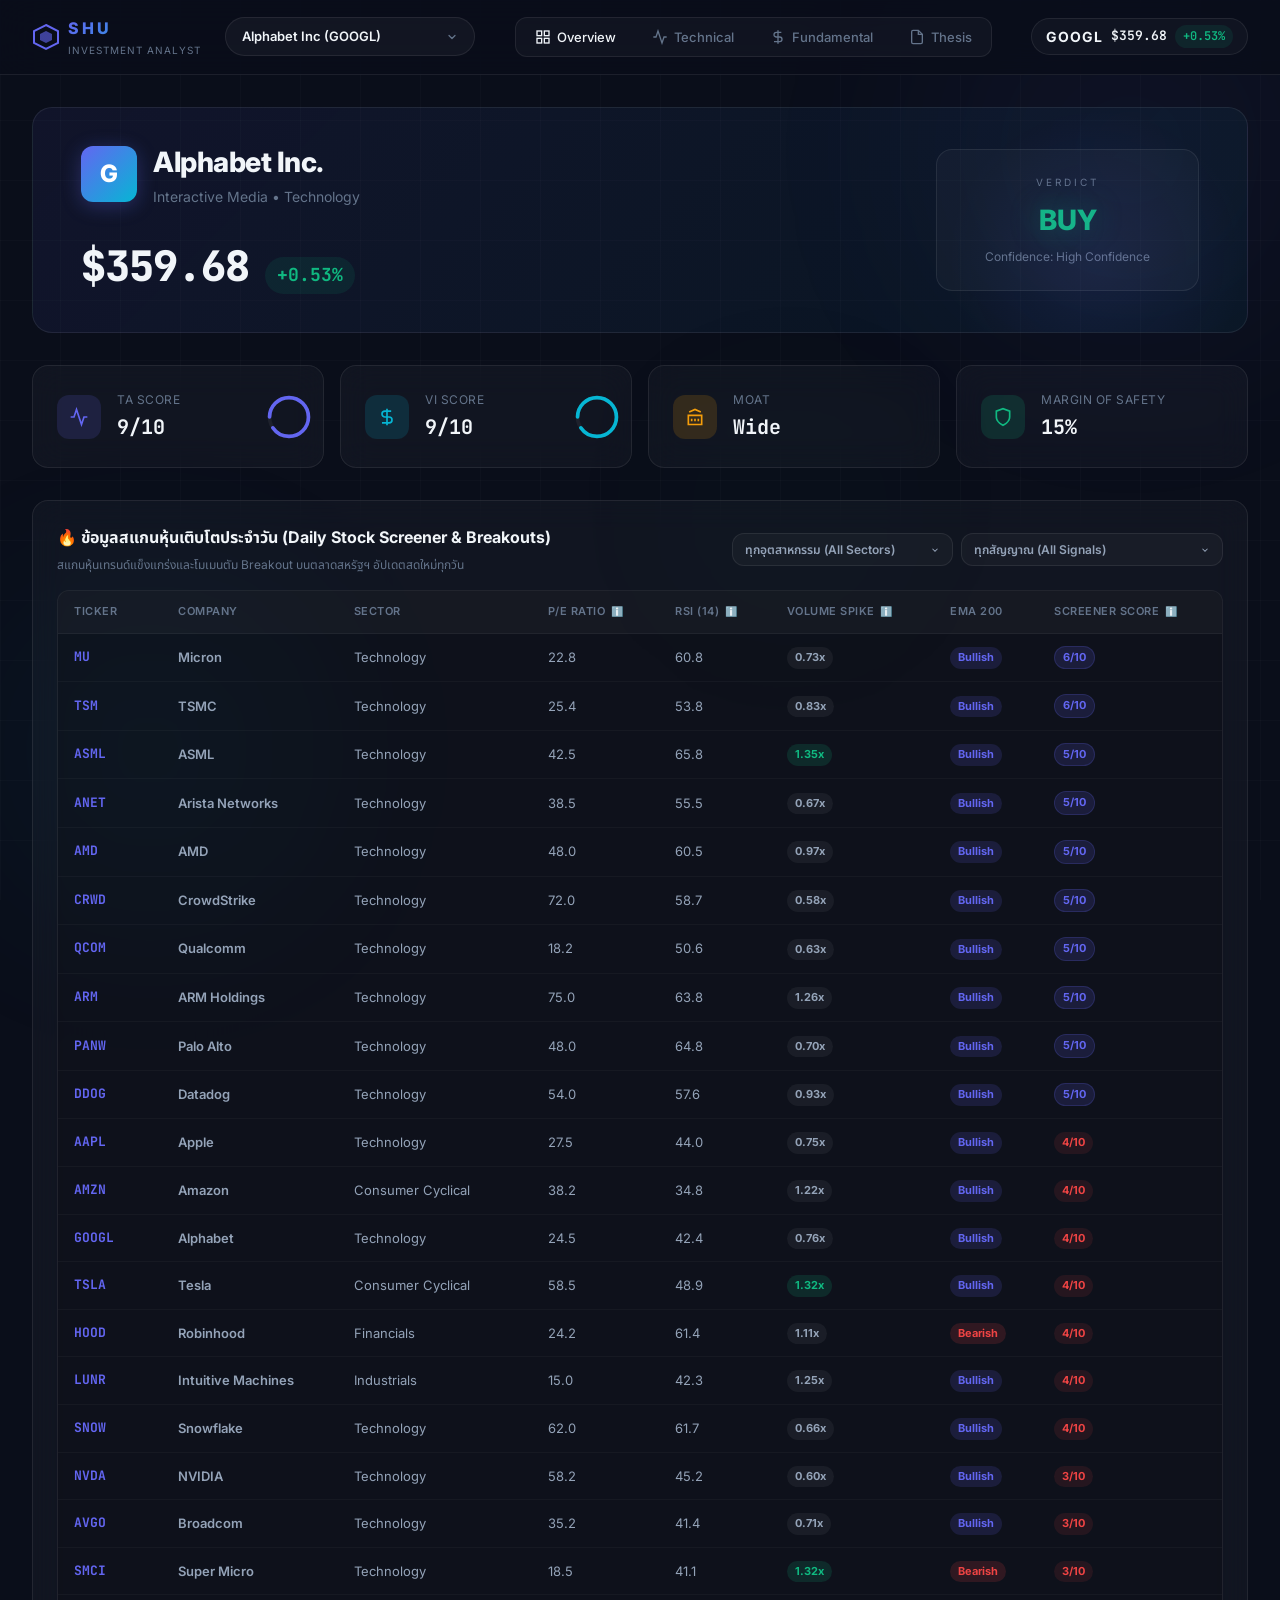
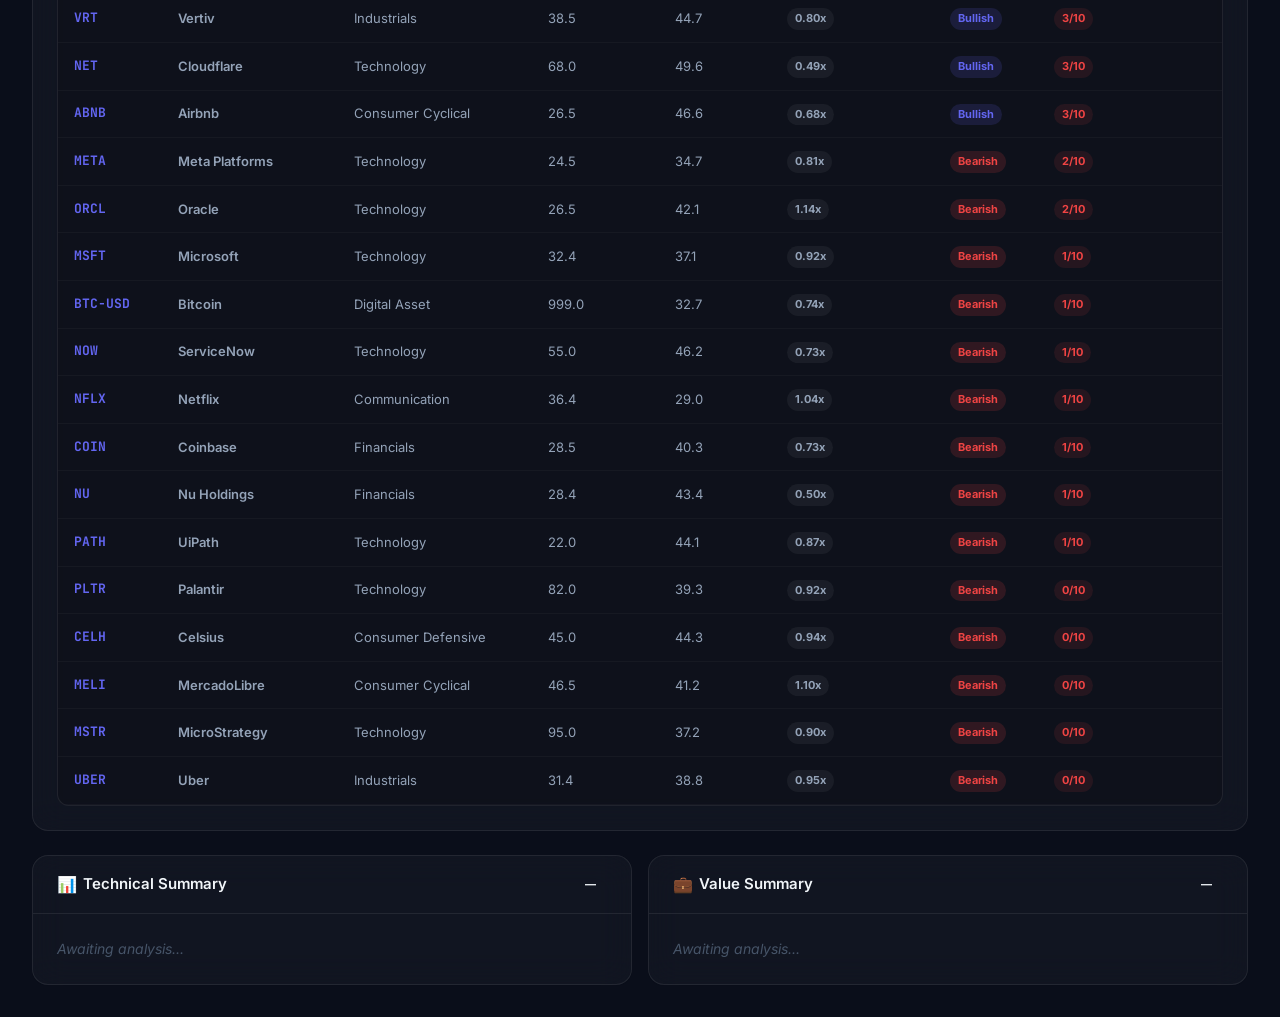
<file: canvas/index.html>
<!DOCTYPE html>
<html lang="th">
<head>
  <meta charset="UTF-8" />
  <meta name="viewport" content="width=device-width, initial-scale=1.0" />
  <meta name="description" content="Shu Canvas — AI Investment Analysis Dashboard combining Technical Analysis and Value Investing" />
  <title>Shu Canvas — Investment Analysis</title>
  <link rel="preconnect" href="https://fonts.googleapis.com" />
  <link rel="preconnect" href="https://fonts.gstatic.com" crossorigin />
  <link href="https://fonts.googleapis.com/css2?family=Inter:wght@300;400;500;600;700;800;900&family=JetBrains+Mono:wght@400;500;600&family=Noto+Sans+Thai:wght@300;400;500;600;700&display=swap" rel="stylesheet" />
  <link rel="stylesheet" href="style.css" />
</head>
<body>
  <!-- Loading Screen -->
  <div id="loading-screen" class="loading-screen">
    <div class="loading-content">
      <div class="loading-logo">
        <div class="logo-ring"></div>
        <div class="logo-ring ring-2"></div>
        <div class="logo-ring ring-3"></div>
        <span class="logo-text">SHU</span>
      </div>
      <p class="loading-text">Initializing Analysis Engine...</p>
      <div class="loading-bar">
        <div class="loading-bar-fill"></div>
      </div>
    </div>
  </div>

  <!-- Background Effects -->
  <div class="bg-grid"></div>
  <div class="bg-glow glow-1"></div>
  <div class="bg-glow glow-2"></div>
  <div class="bg-glow glow-3"></div>

  <!-- Main App -->
  <div id="app" class="app hidden">

    <!-- Top Navigation -->
    <header id="top-nav" class="top-nav">
      <div class="nav-left">
        <div class="brand">
          <div class="brand-icon">
            <svg width="28" height="28" viewBox="0 0 28 28" fill="none">
              <path d="M14 2L26 8V20L14 26L2 20V8L14 2Z" stroke="url(#brand-grad)" stroke-width="2" fill="none"/>
              <path d="M14 8L20 11V17L14 20L8 17V11L14 8Z" fill="url(#brand-grad)" opacity="0.6"/>
              <defs>
                <linearGradient id="brand-grad" x1="2" y1="2" x2="26" y2="26">
                  <stop offset="0%" stop-color="#6366f1"/>
                  <stop offset="100%" stop-color="#06b6d4"/>
                </linearGradient>
              </defs>
            </svg>
          </div>
          <div class="brand-text">
            <span class="brand-name">SHU</span>
            <span class="brand-sub">Investment Analyst</span>
          </div>
          <div class="selector-wrapper">
            <select id="stock-selector" class="stock-select">
              <option value="GOOGL" selected>GOOGL (Alphabet) • Live</option>
              <option value="ANET">ANET (Arista)</option>
            </select>
          </div>

        </div>
      </div>
      <div class="nav-center">
        <div class="tab-group" id="main-tabs">
          <button class="tab active" data-tab="overview" id="tab-overview">
            <svg width="16" height="16" viewBox="0 0 24 24" fill="none" stroke="currentColor" stroke-width="2"><rect x="3" y="3" width="7" height="7"/><rect x="14" y="3" width="7" height="7"/><rect x="3" y="14" width="7" height="7"/><rect x="14" y="14" width="7" height="7"/></svg>
            Overview
          </button>
          <button class="tab" data-tab="technical" id="tab-technical">
            <svg width="16" height="16" viewBox="0 0 24 24" fill="none" stroke="currentColor" stroke-width="2"><polyline points="22,12 18,12 15,21 9,3 6,12 2,12"/></svg>
            Technical
          </button>
          <button class="tab" data-tab="fundamental" id="tab-fundamental">
            <svg width="16" height="16" viewBox="0 0 24 24" fill="none" stroke="currentColor" stroke-width="2"><path d="M12 2v20M17 5H9.5a3.5 3.5 0 000 7h5a3.5 3.5 0 010 7H6"/></svg>
            Fundamental
          </button>
          <button class="tab" data-tab="thesis" id="tab-thesis">
            <svg width="16" height="16" viewBox="0 0 24 24" fill="none" stroke="currentColor" stroke-width="2"><path d="M14 2H6a2 2 0 00-2 2v16a2 2 0 002 2h12a2 2 0 002-2V8z"/><polyline points="14,2 14,8 20,8"/></svg>
            Thesis
          </button>
          <div class="tab-indicator" id="tab-indicator"></div>
        </div>
      </div>
      <div class="nav-right">
        <div class="stock-badge" id="stock-badge">
          <span class="stock-symbol" id="stock-symbol">—</span>
          <span class="stock-price" id="stock-price">—</span>
          <span class="stock-change" id="stock-change">—</span>
        </div>
      </div>
    </header>

    <!-- Content Area -->
    <main class="main-content">

      <!-- ==================== OVERVIEW TAB ==================== -->
      <section id="panel-overview" class="panel active">
        <!-- Hero Card -->
        <div class="hero-card" id="hero-card">
          <div class="hero-left">
            <div class="hero-company">
              <div class="company-avatar" id="company-avatar">
                <span id="company-initial">A</span>
              </div>
              <div>
                <h1 class="company-name" id="company-name">Loading...</h1>
                <p class="company-industry" id="company-industry">—</p>
              </div>
            </div>
            <div class="hero-price-block">
              <span class="hero-price" id="hero-price">—</span>
              <span class="hero-change positive" id="hero-change">—</span>
            </div>
          </div>
          <div class="hero-right">
            <div class="hero-verdict" id="hero-verdict">
              <div class="verdict-label">VERDICT</div>
              <div class="verdict-value" id="verdict-value">—</div>
              <div class="verdict-confidence" id="verdict-confidence">—</div>
            </div>
          </div>
        </div>

        <!-- Quick Stats Row -->
        <div class="stats-row" id="stats-row">
          <div class="stat-card glass" id="stat-ta-score">
            <div class="stat-icon ta-icon">
              <svg width="20" height="20" viewBox="0 0 24 24" fill="none" stroke="currentColor" stroke-width="2"><polyline points="22,12 18,12 15,21 9,3 6,12 2,12"/></svg>
            </div>
            <div class="stat-info">
              <span class="stat-label">TA Score</span>
              <span class="stat-value" id="ta-score-val">—</span>
            </div>
            <div class="stat-ring" id="ta-ring">
              <svg viewBox="0 0 36 36">
                <path class="ring-bg" d="M18 2.0845a15.9155 15.9155 0 010 31.831 15.9155 15.9155 0 010-31.831" fill="none" stroke-width="3"/>
                <path class="ring-fill ta-fill" d="M18 2.0845a15.9155 15.9155 0 010 31.831 15.9155 15.9155 0 010-31.831" fill="none" stroke-width="3" stroke-dasharray="0, 100"/>
              </svg>
            </div>
          </div>
          <div class="stat-card glass" id="stat-vi-score">
            <div class="stat-icon vi-icon">
              <svg width="20" height="20" viewBox="0 0 24 24" fill="none" stroke="currentColor" stroke-width="2"><path d="M12 2v20M17 5H9.5a3.5 3.5 0 000 7h5a3.5 3.5 0 010 7H6"/></svg>
            </div>
            <div class="stat-info">
              <span class="stat-label">VI Score</span>
              <span class="stat-value" id="vi-score-val">—</span>
            </div>
            <div class="stat-ring" id="vi-ring">
              <svg viewBox="0 0 36 36">
                <path class="ring-bg" d="M18 2.0845a15.9155 15.9155 0 010 31.831 15.9155 15.9155 0 010-31.831" fill="none" stroke-width="3"/>
                <path class="ring-fill vi-fill" d="M18 2.0845a15.9155 15.9155 0 010 31.831 15.9155 15.9155 0 010-31.831" fill="none" stroke-width="3" stroke-dasharray="0, 100"/>
              </svg>
            </div>
          </div>
          <div class="stat-card glass" id="stat-moat">
            <div class="stat-icon moat-icon">
              <svg width="20" height="20" viewBox="0 0 24 24" fill="none" stroke="currentColor" stroke-width="2"><path d="M3 21h18M3 10h18M5 6l7-3 7 3M4 10v11M20 10v11M8 14v3M12 14v3M16 14v3"/></svg>
            </div>
            <div class="stat-info">
              <span class="stat-label">Moat</span>
              <span class="stat-value" id="moat-val">—</span>
            </div>
          </div>
          <div class="stat-card glass" id="stat-safety">
            <div class="stat-icon safety-icon">
              <svg width="20" height="20" viewBox="0 0 24 24" fill="none" stroke="currentColor" stroke-width="2"><path d="M12 22s8-4 8-10V5l-8-3-8 3v7c0 6 8 10 8 10z"/></svg>
            </div>
            <div class="stat-info">
              <span class="stat-label">Margin of Safety</span>
              <span class="stat-value" id="safety-val">—</span>
            </div>
          </div>
        </div>

                <!-- Daily Stock Screener -->
        <div class="screener-card glass">
          <div class="screener-header">
            <div class="screener-title-block">
              <h2><span class="card-icon">🔥</span> ข้อมูลสแกนหุ้นเติบโตประจำวัน (Daily Stock Screener & Breakouts)</h2>
              <p class="screener-subtitle">สแกนหุ้นเทรนด์แข็งแกร่งและโมเมนตัม Breakout บนตลาดสหรัฐฯ อัปเดตสดใหม่ทุกวัน</p>
            </div>
            <div class="screener-filters">
              <select id="screener-filter-sector" class="screener-select">
                <option value="ALL">ทุกอุตสาหกรรม (All Sectors)</option>
                <option value="Technology">กลุ่มเทคโนโลยี (Technology)</option>
                <option value="Consumer Cyclical">กลุ่มค้าปลีก/ยานยนต์ (Consumer)</option>
                <option value="Financials">กลุ่มการเงิน (Financials)</option>
                <option value="Industrials">กลุ่มอุตสาหกรรม (Industrials)</option>
              </select>
              <select id="screener-filter-metric" class="screener-select">
                <option value="ALL">ทุกสัญญาณ (All Signals)</option>
                <option value="HIGH_SCORE">คะแนนสแกนสูง (> 6 คะแนน)</option>
                <option value="EMA200">เหนือเส้น EMA 200 (Long-term Bull)</option>
                <option value="VOL_SPIKE">เม็ดเงินสถาบันเข้า (Volume Spike > 1.3x)</option>
                <option value="OVERSOLD">ราคาถูกเกินไป (RSI < 40)</option>
                <option value="AT_SUPPORT">ลงมาแนวรับแล้ว (At Support Level)</option>
              </select>
            </div>
          </div>
          
          <div class="screener-table-wrapper">
            <table class="screener-table" id="screener-table">
              <thead>
                <tr>
                   <th>Ticker</th>
                   <th>Company</th>
                   <th>Sector</th>
                   <th class="tooltip-header" data-tooltip="PE">P/E Ratio <span class="info-icon">ℹ️</span></th>
                   <th class="tooltip-header" data-tooltip="RSI">RSI (14) <span class="info-icon">ℹ️</span></th>
                   <th class="tooltip-header" data-tooltip="VOL">Volume Spike <span class="info-icon">ℹ️</span></th>
                   <th>EMA 200</th>
                   <th class="tooltip-header" data-tooltip="SCORE">Screener Score <span class="info-icon">ℹ️</span></th>
                </tr>
              </thead>
              <tbody id="screener-table-body">
                <!-- Screened items injected here -->
              </tbody>
            </table>
          </div>
          
          <!-- Glassmorphic Tooltip container -->
          <div id="screener-tooltip" class="screener-tooltip hidden">
            <div class="tooltip-arrow"></div>
            <div class="tooltip-content" id="screener-tooltip-content"></div>
          </div>
        </div>

        <!-- Summary Cards -->
        <div class="summary-grid">
          <div class="summary-card glass" id="ta-summary-card">
            <div class="card-header">
              <h3><span class="card-icon">📊</span> Technical Summary</h3>
              <span class="card-badge" id="ta-signal-badge">—</span>
            </div>
            <div class="card-body" id="ta-summary-content">
              <p class="placeholder-text">Awaiting analysis...</p>
            </div>
          </div>
          <div class="summary-card glass" id="vi-summary-card">
            <div class="card-header">
              <h3><span class="card-icon">💼</span> Value Summary</h3>
              <span class="card-badge" id="vi-signal-badge">—</span>
            </div>
            <div class="card-body" id="vi-summary-content">
              <p class="placeholder-text">Awaiting analysis...</p>
            </div>
          </div>
        </div>
      </section>

      <!-- ==================== TECHNICAL TAB ==================== -->
      <section id="panel-technical" class="panel">
        <div class="panel-header">
          <h2><span class="panel-icon">📈</span> Technical Analysis</h2>
          <p class="panel-subtitle">Multi-timeframe analysis with Volume Profile integration</p>
        </div>

        <!-- Trend Status -->
        <div class="ta-grid">
          <div class="ta-card glass" id="trend-card">
            <h3 class="ta-card-title">🔍 Trend Status</h3>
            <div class="trend-visual" id="trend-visual">
              <div class="trend-arrow" id="trend-arrow">
                <svg width="48" height="48" viewBox="0 0 24 24" fill="none" stroke="currentColor" stroke-width="2.5" stroke-linecap="round" stroke-linejoin="round"><line x1="12" y1="19" x2="12" y2="5"/><polyline points="5 12 12 5 19 12"/></svg>
              </div>
              <div class="trend-info">
                <span class="trend-direction" id="trend-direction">—</span>
                <span class="trend-strength" id="trend-strength">—</span>
              </div>
            </div>
            <div class="trend-timeframes" id="trend-timeframes">
              <!-- Filled by JS -->
            </div>
          </div>

          <div class="ta-card glass" id="levels-card">
            <h3 class="ta-card-title">📍 Key Levels</h3>
            <div class="levels-chart" id="levels-chart">
              <!-- Visual levels display -->
            </div>
          </div>
        </div>

        <!-- Entry Signal -->
        <div class="entry-card glass" id="entry-card">
          <div class="entry-header">
            <h3 class="ta-card-title">🎯 Trade Setup</h3>
            <div class="entry-signal" id="entry-signal">—</div>
          </div>
          <div class="entry-grid" id="entry-grid">
            <!-- Filled by JS -->
          </div>
          <div class="entry-confluences" id="entry-confluences">
            <!-- Filled by JS -->
          </div>
        </div>

        <!-- Risk Management -->
        <div class="risk-card glass" id="risk-card">
          <h3 class="ta-card-title">⚡ Risk Management</h3>
          <div class="risk-visual" id="risk-visual">
            <!-- Filled by JS -->
          </div>
        </div>

        <!-- TA Rationale -->
        <div class="rationale-card glass" id="ta-rationale-card">
          <h3 class="ta-card-title">📝 Rationale & Risks</h3>
          <div class="rationale-content" id="ta-rationale-content">
            <p class="placeholder-text">Awaiting analysis...</p>
          </div>
        </div>

        <!-- Buy the Dip Interactive Checklist -->
        <div class="checklist-card glass animate-in stagger-5" id="dip-checklist-card">
          <h3 class="ta-card-title">💡 สูตรช้อนซื้อ "Buy the Dip" (3-Step Checklist)</h3>
          <div class="checklist-container">
            <div class="checklist-item" id="check-step1">
              <div class="check-box checked">✓</div>
              <div class="check-content">
                <h4>ขั้นตอนที่ 1: คัดกรองหุ้นดีด้วยปัจจัยพื้นฐาน (Fundamental)</h4>
                <p id="check-step1-desc">วิเคราะห์งบการเงิน ปราการปกป้องธุรกิจ (Moat) และ Forward P/E</p>
                <span class="check-badge status-pass" id="check-step1-status">ผ่านเกณฑ์</span>
              </div>
            </div>
            
            <div class="checklist-item" id="check-step2">
              <div class="check-box" id="check-step2-box">—</div>
              <div class="check-content">
                <h4>ขั้นตอนที่ 2: ตั้งโซนซื้อด้วย Antigravity / EMA (Price Filter)</h4>
                <p id="check-step2-desc">ดูระดับราคาเทียบกับเส้นค่าเฉลี่ย EMA 50 / 200 และโซนแนวรับหลัก</p>
                <span class="check-badge" id="check-step2-status">กำลังคำนวณ</span>
              </div>
            </div>
            
            <div class="checklist-item" id="check-step3">
              <div class="check-box" id="check-step3-box">⏳</div>
              <div class="check-content">
                <h4>ขั้นตอนที่ 3: รอสัญญาณกดยิงคำสั่งซื้อ (Day Trigger)</h4>
                <p id="check-step3-desc">เฝ้ารอแท่งเทียน Time Frame Day ปิดเป็นสีเขียวเพื่อยืนยันแรงซื้อคืน (ห้ามรับมีดเด็ดขาด)</p>
                <span class="check-badge status-wait" id="check-step3-status">รอสัญญาณ</span>
              </div>
            </div>
          </div>
        </div>
      </section>

      <!-- ==================== FUNDAMENTAL TAB ==================== -->
      <section id="panel-fundamental" class="panel">
        <div class="panel-header">
          <h2><span class="panel-icon">💼</span> Fundamental Analysis</h2>
          <p class="panel-subtitle">Financial health, valuation, and competitive moat assessment</p>
        </div>

        <!-- Financial Scorecard -->
        <div class="fin-grid">
          <div class="fin-card glass" id="income-card">
            <h3 class="fin-card-title">📊 Income Statement</h3>
            <div class="fin-table-wrapper" id="income-table">
              <p class="placeholder-text">Awaiting analysis...</p>
            </div>
          </div>
          <div class="fin-card glass" id="balance-card">
            <h3 class="fin-card-title">📋 Balance Sheet</h3>
            <div class="fin-table-wrapper" id="balance-table">
              <p class="placeholder-text">Awaiting analysis...</p>
            </div>
          </div>
        </div>

        <div class="fin-grid">
          <div class="fin-card glass" id="cashflow-card">
            <h3 class="fin-card-title">💰 Cash Flow</h3>
            <div class="fin-table-wrapper" id="cashflow-table">
              <p class="placeholder-text">Awaiting analysis...</p>
            </div>
          </div>
          <div class="fin-card glass" id="valuation-card">
            <h3 class="fin-card-title">🎯 Valuation</h3>
            <div class="fin-table-wrapper" id="valuation-table">
              <p class="placeholder-text">Awaiting analysis...</p>
            </div>
          </div>
        </div>

        <!-- Moat Analysis -->
        <div class="moat-card glass" id="moat-card">
          <h3 class="fin-card-title">🏰 Competitive Moat Analysis</h3>
          <div class="moat-content" id="moat-content">
            <p class="placeholder-text">Awaiting analysis...</p>
          </div>
        </div>

        <!-- Overall Financial Grade -->
        <div class="grade-card glass" id="grade-card">
          <div class="grade-visual" id="grade-visual">
            <div class="grade-letter" id="grade-letter">—</div>
            <div class="grade-description" id="grade-description">Awaiting analysis</div>
          </div>
          <div class="grade-breakdown" id="grade-breakdown">
            <!-- Filled by JS -->
          </div>
        </div>
      </section>

      <!-- ==================== THESIS TAB ==================== -->
      <section id="panel-thesis" class="panel">
        <div class="panel-header">
          <h2><span class="panel-icon">📝</span> Investment Thesis</h2>
          <p class="panel-subtitle">Combined TA + VI analysis with actionable recommendation</p>
        </div>

        <!-- Thesis Statement -->
        <div class="thesis-hero glass" id="thesis-hero">
          <div class="thesis-label">INVESTMENT THESIS</div>
          <p class="thesis-statement" id="thesis-statement">Awaiting analysis...</p>
        </div>

        <!-- Bull & Bear Case -->
        <div class="case-grid">
          <div class="case-card bull glass" id="bull-card">
            <h3 class="case-title">✅ Bull Case</h3>
            <div class="case-content" id="bull-content">
              <p class="placeholder-text">Awaiting analysis...</p>
            </div>
          </div>
          <div class="case-card bear glass" id="bear-card">
            <h3 class="case-title">❌ Bear Case</h3>
            <div class="case-content" id="bear-content">
              <p class="placeholder-text">Awaiting analysis...</p>
            </div>
          </div>
        </div>

        <!-- Combined Recommendation -->
        <div class="recommendation-card glass" id="recommendation-card">
          <div class="rec-header">
            <h3>🎯 Final Recommendation</h3>
          </div>
          <div class="rec-content">
            <div class="rec-action" id="rec-action">—</div>
            <div class="rec-details" id="rec-details">
              <!-- Filled by JS -->
            </div>
          </div>
        </div>

        <!-- Key Risks -->
        <div class="risks-card glass" id="risks-card">
          <h3 class="fin-card-title">⚠️ Key Risks to Monitor</h3>
          <div class="risks-content" id="risks-content">
            <p class="placeholder-text">Awaiting analysis...</p>
          </div>
        </div>

        <!-- Disclaimer -->
        <div class="disclaimer" id="disclaimer">
          ⚠️ การวิเคราะห์นี้เป็นเพียงความเห็นเพื่อการศึกษา ไม่ใช่คำแนะนำในการลงทุน กรุณาศึกษาข้อมูลเพิ่มเติมและปรึกษาผู้เชี่ยวชาญก่อนตัดสินใจลงทุน
        </div>

        <!-- Sources -->
        <div class="sources-card glass" id="sources-card">
          <h3 class="fin-card-title">📚 Knowledge Sources Referenced</h3>
          <div class="sources-content" id="sources-content">
            <p class="placeholder-text">Awaiting analysis...</p>
          </div>
        </div>
      </section>
    </main>
  </div>

  <script src="app.js?v=1781304762"></script>


</body>
</html>
</file>
<file: canvas/style.css>
/* =========================================
   SHU CANVAS — Design System & Styles
   Premium Investment Analysis Dashboard
   ========================================= */

/* ── CSS Variables ── */
:root {
  /* Colors — Dark Luxury Palette */
  --bg-primary: #0a0e1a;
  --bg-secondary: #111827;
  --bg-card: rgba(17, 24, 39, 0.7);
  --bg-glass: rgba(255, 255, 255, 0.03);
  --bg-glass-hover: rgba(255, 255, 255, 0.06);

  --border-glass: rgba(255, 255, 255, 0.08);
  --border-glass-hover: rgba(255, 255, 255, 0.15);

  --text-primary: #f1f5f9;
  --text-secondary: #94a3b8;
  --text-muted: #64748b;
  --text-dim: #475569;

  /* Accent Colors */
  --accent-primary: #6366f1;
  --accent-primary-glow: rgba(99, 102, 241, 0.3);
  --accent-secondary: #06b6d4;
  --accent-secondary-glow: rgba(6, 182, 212, 0.3);

  /* Status Colors */
  --color-bullish: #10b981;
  --color-bullish-bg: rgba(16, 185, 129, 0.1);
  --color-bullish-glow: rgba(16, 185, 129, 0.4);
  --color-bearish: #ef4444;
  --color-bearish-bg: rgba(239, 68, 68, 0.1);
  --color-bearish-glow: rgba(239, 68, 68, 0.4);
  --color-neutral: #f59e0b;
  --color-neutral-bg: rgba(245, 158, 11, 0.1);
  --color-neutral-glow: rgba(245, 158, 11, 0.4);

  /* Grade Colors */
  --grade-a: #10b981;
  --grade-b: #6366f1;
  --grade-c: #f59e0b;
  --grade-d: #f97316;
  --grade-f: #ef4444;

  /* Spacing */
  --space-xs: 4px;
  --space-sm: 8px;
  --space-md: 16px;
  --space-lg: 24px;
  --space-xl: 32px;
  --space-2xl: 48px;

  /* Border Radius */
  --radius-sm: 8px;
  --radius-md: 12px;
  --radius-lg: 16px;
  --radius-xl: 20px;
  --radius-full: 9999px;

  /* Shadows */
  --shadow-sm: 0 1px 2px rgba(0,0,0,0.3);
  --shadow-md: 0 4px 12px rgba(0,0,0,0.4);
  --shadow-lg: 0 8px 32px rgba(0,0,0,0.5);
  --shadow-glow: 0 0 40px rgba(99, 102, 241, 0.15);

  /* Transitions */
  --transition-fast: 150ms cubic-bezier(0.4, 0, 0.2, 1);
  --transition-base: 250ms cubic-bezier(0.4, 0, 0.2, 1);
  --transition-slow: 400ms cubic-bezier(0.4, 0, 0.2, 1);
  --transition-spring: 500ms cubic-bezier(0.34, 1.56, 0.64, 1);

  /* Typography */
  --font-sans: 'Inter', 'Noto Sans Thai', -apple-system, BlinkMacSystemFont, sans-serif;
  --font-mono: 'JetBrains Mono', 'Fira Code', monospace;
}

/* ── Reset & Base ── */
*,
*::before,
*::after {
  box-sizing: border-box;
  margin: 0;
  padding: 0;
}

html {
  scroll-behavior: smooth;
  -webkit-font-smoothing: antialiased;
  -moz-osx-font-smoothing: grayscale;
}

body {
  font-family: var(--font-sans);
  background: var(--bg-primary);
  color: var(--text-primary);
  min-height: 100vh;
  overflow-x: hidden;
  line-height: 1.6;
}

/* ── Loading Screen ── */
.loading-screen {
  position: fixed;
  inset: 0;
  z-index: 9999;
  display: flex;
  align-items: center;
  justify-content: center;
  background: var(--bg-primary);
  transition: opacity 0.6s ease, visibility 0.6s ease;
}

.loading-screen.hidden {
  opacity: 0;
  visibility: hidden;
  pointer-events: none;
}

.loading-content {
  text-align: center;
}

.loading-logo {
  position: relative;
  width: 120px;
  height: 120px;
  margin: 0 auto var(--space-lg);
  display: flex;
  align-items: center;
  justify-content: center;
}

.logo-ring {
  position: absolute;
  inset: 0;
  border-radius: 50%;
  border: 2px solid transparent;
  border-top-color: var(--accent-primary);
  animation: spin 1.2s linear infinite;
}

.ring-2 {
  inset: 10px;
  border-top-color: var(--accent-secondary);
  animation-duration: 1.8s;
  animation-direction: reverse;
}

.ring-3 {
  inset: 20px;
  border-top-color: var(--color-bullish);
  animation-duration: 2.4s;
}

.logo-text {
  font-size: 24px;
  font-weight: 800;
  letter-spacing: 4px;
  background: linear-gradient(135deg, var(--accent-primary), var(--accent-secondary));
  -webkit-background-clip: text;
  -webkit-text-fill-color: transparent;
  background-clip: text;
}

.loading-text {
  color: var(--text-secondary);
  font-size: 14px;
  margin-bottom: var(--space-md);
  letter-spacing: 1px;
}

.loading-bar {
  width: 200px;
  height: 3px;
  background: rgba(255,255,255,0.05);
  border-radius: var(--radius-full);
  margin: 0 auto;
  overflow: hidden;
}

.loading-bar-fill {
  width: 0%;
  height: 100%;
  background: linear-gradient(90deg, var(--accent-primary), var(--accent-secondary));
  border-radius: var(--radius-full);
  animation: loadFill 2s ease-in-out forwards;
}

@keyframes spin {
  to { transform: rotate(360deg); }
}

@keyframes loadFill {
  0% { width: 0%; }
  50% { width: 70%; }
  100% { width: 100%; }
}

/* ── Background Effects ── */
.bg-grid {
  position: fixed;
  inset: 0;
  z-index: 0;
  background-image:
    linear-gradient(rgba(255,255,255,0.02) 1px, transparent 1px),
    linear-gradient(90deg, rgba(255,255,255,0.02) 1px, transparent 1px);
  background-size: 60px 60px;
  pointer-events: none;
}

.bg-glow {
  position: fixed;
  border-radius: 50%;
  filter: blur(120px);
  pointer-events: none;
  z-index: 0;
  opacity: 0.4;
}

.glow-1 {
  width: 500px;
  height: 500px;
  top: -100px;
  right: -100px;
  background: radial-gradient(circle, var(--accent-primary-glow), transparent 70%);
  animation: glowFloat 8s ease-in-out infinite alternate;
}

.glow-2 {
  width: 400px;
  height: 400px;
  bottom: -50px;
  left: -50px;
  background: radial-gradient(circle, var(--accent-secondary-glow), transparent 70%);
  animation: glowFloat 10s ease-in-out infinite alternate-reverse;
}

.glow-3 {
  width: 300px;
  height: 300px;
  top: 40%;
  left: 50%;
  background: radial-gradient(circle, rgba(16, 185, 129, 0.15), transparent 70%);
  animation: glowFloat 12s ease-in-out infinite alternate;
}

@keyframes glowFloat {
  0% { transform: translate(0, 0) scale(1); }
  100% { transform: translate(30px, -20px) scale(1.1); }
}

/* ── App Container ── */
.app {
  position: relative;
  z-index: 1;
  opacity: 1;
  transition: opacity 0.5s ease;
}

.app.hidden {
  opacity: 0;
}

/* ── Glass Morphism ── */
.glass {
  background: var(--bg-glass);
  backdrop-filter: blur(16px);
  -webkit-backdrop-filter: blur(16px);
  border: 1px solid var(--border-glass);
  transition: border-color var(--transition-base), box-shadow var(--transition-base), transform var(--transition-base);
}

.glass:hover {
  border-color: var(--border-glass-hover);
  box-shadow: var(--shadow-glow);
}

/* ── Top Navigation ── */
.top-nav {
  position: sticky;
  top: 0;
  z-index: 100;
  display: flex;
  align-items: center;
  justify-content: space-between;
  padding: var(--space-md) var(--space-xl);
  background: rgba(10, 14, 26, 0.85);
  backdrop-filter: blur(20px);
  -webkit-backdrop-filter: blur(20px);
  border-bottom: 1px solid var(--border-glass);
}

.nav-left,
.nav-right {
  flex: 0 0 auto;
}

.nav-center {
  flex: 1;
  display: flex;
  justify-content: center;
}

.brand {
  display: flex;
  align-items: center;
  gap: var(--space-sm);
}

.brand-icon {
  display: flex;
}

.brand-text {
  display: flex;
  flex-direction: column;
}

.brand-name {
  font-size: 16px;
  font-weight: 800;
  letter-spacing: 3px;
  background: linear-gradient(135deg, var(--accent-primary), var(--accent-secondary));
  -webkit-background-clip: text;
  -webkit-text-fill-color: transparent;
  background-clip: text;
}

.brand-sub {
  font-size: 10px;
  color: var(--text-muted);
  letter-spacing: 1px;
  text-transform: uppercase;
}

.selector-wrapper {
  margin-left: var(--space-md);
  position: relative;
}

.stock-select {
  background: rgba(255, 255, 255, 0.04);
  border: 1px solid var(--border-glass);
  color: var(--text-primary);
  font-family: var(--font-sans);
  font-size: 13px;
  font-weight: 600;
  padding: 6px 32px 6px 12px;
  border-radius: var(--radius-full);
  cursor: pointer;
  outline: none;
  transition: all var(--transition-fast);
  appearance: none;
  -webkit-appearance: none;
  background-image: url("data:image/svg+xml,%3Csvg xmlns='http://www.w3.org/2000/svg' width='12' height='12' viewBox='0 0 24 24' fill='none' stroke='%2394a3b8' stroke-width='2.5' stroke-linecap='round' stroke-linejoin='round'%3E%3Cpolyline points='6 9 12 15 18 9'%3E%3C/polyline%3E%3C/svg%3E");
  background-repeat: no-repeat;
  background-position: right 12px center;
}

.stock-select:hover {
  background: rgba(255, 255, 255, 0.08);
  border-color: var(--border-glass-hover);
  box-shadow: 0 0 15px rgba(99, 102, 241, 0.1);
}

.stock-select option {
  background: var(--bg-secondary);
  color: var(--text-primary);
  font-weight: 500;
}

/* Custom Select Dropdown with Scrollbar */
.custom-select-wrapper {
  position: relative;
  width: 250px;
  z-index: 150;
}

.custom-select-trigger {
  display: flex;
  align-items: center;
  justify-content: space-between;
  background: rgba(255, 255, 255, 0.04);
  border: 1px solid var(--border-glass);
  color: var(--text-primary);
  font-family: var(--font-sans);
  font-size: 13px;
  font-weight: 600;
  padding: 8px 16px;
  border-radius: var(--radius-full);
  cursor: pointer;
  transition: all var(--transition-fast);
  user-select: none;
}

.custom-select-trigger:hover,
.custom-select-trigger.active {
  background: rgba(255, 255, 255, 0.08);
  border-color: var(--border-glass-hover);
  box-shadow: 0 0 15px rgba(99, 102, 241, 0.15);
}

.custom-select-trigger .chevron-icon {
  display: flex;
  align-items: center;
  transition: transform var(--transition-fast);
  color: var(--text-muted);
  margin-left: 8px;
}

.custom-select-trigger.active .chevron-icon {
  transform: rotate(180deg);
}

.custom-options-container {
  position: absolute;
  top: calc(100% + 8px);
  left: 0;
  right: 0;
  background: rgba(15, 23, 42, 0.95);
  backdrop-filter: blur(25px);
  -webkit-backdrop-filter: blur(25px);
  border: 1px solid var(--border-glass);
  border-radius: var(--radius-md);
  box-shadow: 0 10px 30px rgba(0, 0, 0, 0.5), 0 0 20px rgba(99, 102, 241, 0.05);
  max-height: 250px;
  overflow-y: auto;
  opacity: 0;
  visibility: hidden;
  transform: translateY(-10px);
  transition: all 0.25s cubic-bezier(0.4, 0, 0.2, 1);
  z-index: 200;
}

.custom-options-container.show {
  opacity: 1;
  visibility: visible;
  transform: translateY(0);
}

.custom-option {
  padding: 10px 16px;
  font-size: 13px;
  font-weight: 500;
  color: var(--text-secondary);
  cursor: pointer;
  transition: all var(--transition-fast);
  border-left: 3px solid transparent;
  text-align: left;
}

.custom-option:hover {
  background: rgba(255, 255, 255, 0.05);
  color: var(--text-primary);
  border-left-color: var(--accent-secondary);
}

.custom-option.selected {
  background: rgba(99, 102, 241, 0.15);
  color: var(--accent-primary);
  font-weight: 600;
  border-left-color: var(--accent-primary);
}

/* Custom Scrollbar for Options Container */
.custom-options-container::-webkit-scrollbar {
  width: 6px;
}

.custom-options-container::-webkit-scrollbar-track {
  background: rgba(0, 0, 0, 0.1);
}

.custom-options-container::-webkit-scrollbar-thumb {
  background: rgba(255, 255, 255, 0.15);
  border-radius: 3px;
}

.custom-options-container::-webkit-scrollbar-thumb:hover {
  background: rgba(255, 255, 255, 0.3);
}

/* Tab Group */
.tab-group {
  display: flex;
  align-items: center;
  gap: var(--space-xs);
  padding: 3px;
  background: rgba(255,255,255,0.03);
  border-radius: var(--radius-md);
  border: 1px solid var(--border-glass);
  position: relative;
}

.tab {
  display: flex;
  align-items: center;
  gap: 6px;
  padding: 8px 16px;
  background: none;
  border: none;
  color: var(--text-muted);
  font-family: var(--font-sans);
  font-size: 13px;
  font-weight: 500;
  cursor: pointer;
  border-radius: var(--radius-sm);
  transition: color var(--transition-fast), background var(--transition-fast);
  white-space: nowrap;
  position: relative;
  z-index: 2;
}

.tab:hover {
  color: var(--text-secondary);
}

.tab.active {
  color: var(--text-primary);
}

.tab-indicator {
  position: absolute;
  height: calc(100% - 6px);
  top: 3px;
  left: 3px;
  background: rgba(255,255,255,0.06);
  border-radius: 6px;
  transition: transform var(--transition-base), width var(--transition-base);
  z-index: 1;
}

/* Stock Badge */
.stock-badge {
  display: flex;
  align-items: center;
  gap: var(--space-sm);
  padding: 6px 14px;
  background: rgba(255,255,255,0.03);
  border: 1px solid var(--border-glass);
  border-radius: var(--radius-full);
}

.stock-symbol {
  font-weight: 700;
  font-size: 14px;
  letter-spacing: 1px;
  color: var(--text-primary);
}

.stock-price {
  font-family: var(--font-mono);
  font-size: 13px;
  font-weight: 600;
  color: var(--text-primary);
}

.stock-change {
  font-family: var(--font-mono);
  font-size: 12px;
  font-weight: 600;
  padding: 2px 8px;
  border-radius: var(--radius-full);
}

.stock-change.positive {
  color: var(--color-bullish);
  background: var(--color-bullish-bg);
}

.stock-change.negative {
  color: var(--color-bearish);
  background: var(--color-bearish-bg);
}

/* ── Main Content ── */
.main-content {
  max-width: 1280px;
  margin: 0 auto;
  padding: var(--space-xl);
}

/* Panels */
.panel {
  display: none;
  animation: panelIn 0.4s ease;
}

.panel.active {
  display: block;
}

@keyframes panelIn {
  from {
    opacity: 0;
    transform: translateY(12px);
  }
  to {
    opacity: 1;
    transform: translateY(0);
  }
}

.panel-header {
  margin-bottom: var(--space-xl);
}

.panel-header h2 {
  font-size: 24px;
  font-weight: 700;
  margin-bottom: 4px;
}

.panel-icon {
  margin-right: 8px;
}

.panel-subtitle {
  color: var(--text-muted);
  font-size: 14px;
}

/* ── Hero Card ── */
.hero-card {
  display: flex;
  align-items: center;
  justify-content: space-between;
  padding: var(--space-xl) var(--space-2xl);
  border-radius: var(--radius-xl);
  background: linear-gradient(135deg, rgba(99, 102, 241, 0.08), rgba(6, 182, 212, 0.05));
  border: 1px solid var(--border-glass);
  margin-bottom: var(--space-xl);
  position: relative;
  overflow: hidden;
}

.hero-card::before {
  content: '';
  position: absolute;
  top: 0;
  right: 0;
  width: 300px;
  height: 300px;
  background: radial-gradient(circle, rgba(99, 102, 241, 0.1), transparent 70%);
  pointer-events: none;
}

.hero-left {
  display: flex;
  flex-direction: column;
  gap: var(--space-lg);
}

.hero-company {
  display: flex;
  align-items: center;
  gap: var(--space-md);
}

.company-avatar {
  width: 56px;
  height: 56px;
  border-radius: var(--radius-md);
  background: linear-gradient(135deg, var(--accent-primary), var(--accent-secondary));
  display: flex;
  align-items: center;
  justify-content: center;
  font-size: 24px;
  font-weight: 800;
  color: white;
  box-shadow: 0 4px 20px var(--accent-primary-glow);
}

.company-name {
  font-size: 28px;
  font-weight: 800;
  letter-spacing: -0.5px;
}

.company-industry {
  color: var(--text-muted);
  font-size: 14px;
  margin-top: 2px;
}

.hero-price-block {
  display: flex;
  align-items: baseline;
  gap: var(--space-md);
}

.hero-price {
  font-size: 42px;
  font-weight: 800;
  font-family: var(--font-mono);
  letter-spacing: -1px;
}

.hero-change {
  font-size: 18px;
  font-weight: 700;
  font-family: var(--font-mono);
  padding: 4px 12px;
  border-radius: var(--radius-full);
}

.hero-change.positive {
  color: var(--color-bullish);
  background: var(--color-bullish-bg);
}

.hero-change.negative {
  color: var(--color-bearish);
  background: var(--color-bearish-bg);
}

.hero-right {
  text-align: center;
}

.hero-verdict {
  padding: var(--space-lg) var(--space-2xl);
  border-radius: var(--radius-lg);
  background: rgba(255,255,255,0.03);
  border: 1px solid var(--border-glass);
}

.verdict-label {
  font-size: 10px;
  letter-spacing: 3px;
  text-transform: uppercase;
  color: var(--text-muted);
  margin-bottom: var(--space-sm);
}

.verdict-value {
  font-size: 28px;
  font-weight: 800;
  margin-bottom: var(--space-xs);
}

.verdict-value.buy {
  color: var(--color-bullish);
  text-shadow: 0 0 30px var(--color-bullish-glow);
}

.verdict-value.sell {
  color: var(--color-bearish);
  text-shadow: 0 0 30px var(--color-bearish-glow);
}

.verdict-value.hold {
  color: var(--color-neutral);
  text-shadow: 0 0 30px var(--color-neutral-glow);
}

.verdict-confidence {
  font-size: 12px;
  color: var(--text-muted);
}

/* ── Stats Row ── */
.stats-row {
  display: grid;
  grid-template-columns: repeat(4, 1fr);
  gap: var(--space-md);
  margin-bottom: var(--space-xl);
}

.stat-card {
  padding: var(--space-lg);
  border-radius: var(--radius-lg);
  display: flex;
  align-items: center;
  gap: var(--space-md);
  position: relative;
  overflow: hidden;
}

.stat-card:hover {
  transform: translateY(-2px);
}

.stat-icon {
  width: 44px;
  height: 44px;
  border-radius: var(--radius-md);
  display: flex;
  align-items: center;
  justify-content: center;
  flex-shrink: 0;
}

.ta-icon {
  background: rgba(99, 102, 241, 0.15);
  color: var(--accent-primary);
}

.vi-icon {
  background: rgba(6, 182, 212, 0.15);
  color: var(--accent-secondary);
}

.moat-icon {
  background: rgba(245, 158, 11, 0.15);
  color: var(--color-neutral);
}

.safety-icon {
  background: rgba(16, 185, 129, 0.15);
  color: var(--color-bullish);
}

.stat-info {
  display: flex;
  flex-direction: column;
  gap: 2px;
  min-width: 0;
}

.stat-label {
  font-size: 12px;
  color: var(--text-muted);
  text-transform: uppercase;
  letter-spacing: 0.5px;
}

.stat-value {
  font-size: 20px;
  font-weight: 700;
  font-family: var(--font-mono);
}

.stat-ring {
  position: absolute;
  right: 12px;
  top: 50%;
  transform: translateY(-50%);
  width: 44px;
  height: 44px;
}

.stat-ring svg {
  transform: rotate(-90deg);
}

.ring-bg {
  stroke: rgba(255,255,255,0.05);
}

.ring-fill {
  stroke-linecap: round;
  transition: stroke-dasharray 1s ease;
}

.ta-fill {
  stroke: var(--accent-primary);
}

.vi-fill {
  stroke: var(--accent-secondary);
}

/* ── Summary Cards ── */
.summary-grid {
  display: grid;
  grid-template-columns: repeat(2, 1fr);
  gap: var(--space-md);
}

.summary-card {
  border-radius: var(--radius-lg);
  overflow: hidden;
}

.card-header {
  display: flex;
  align-items: center;
  justify-content: space-between;
  padding: var(--space-md) var(--space-lg);
  border-bottom: 1px solid var(--border-glass);
}

.card-header h3 {
  font-size: 15px;
  font-weight: 600;
  display: flex;
  align-items: center;
  gap: 6px;
}

.card-icon {
  font-size: 16px;
}

.card-badge {
  font-size: 11px;
  font-weight: 700;
  padding: 3px 10px;
  border-radius: var(--radius-full);
  text-transform: uppercase;
  letter-spacing: 1px;
}

.card-badge.bullish {
  background: var(--color-bullish-bg);
  color: var(--color-bullish);
  border: 1px solid rgba(16, 185, 129, 0.2);
}

.card-badge.bearish {
  background: var(--color-bearish-bg);
  color: var(--color-bearish);
  border: 1px solid rgba(239, 68, 68, 0.2);
}

.card-badge.neutral {
  background: var(--color-neutral-bg);
  color: var(--color-neutral);
  border: 1px solid rgba(245, 158, 11, 0.2);
}

.card-body {
  padding: var(--space-lg);
}

.placeholder-text {
  color: var(--text-dim);
  font-style: italic;
  font-size: 14px;
}

/* ── Technical Analysis Cards ── */
.ta-grid {
  display: grid;
  grid-template-columns: 1fr 1fr;
  gap: var(--space-md);
  margin-bottom: var(--space-md);
}

.ta-card {
  padding: var(--space-lg);
  border-radius: var(--radius-lg);
}

.ta-card-title {
  font-size: 16px;
  font-weight: 600;
  margin-bottom: var(--space-md);
}

/* Trend Visual */
.trend-visual {
  display: flex;
  align-items: center;
  gap: var(--space-lg);
  margin-bottom: var(--space-lg);
  padding: var(--space-md);
  border-radius: var(--radius-md);
  background: rgba(255,255,255,0.02);
}

.trend-arrow {
  width: 64px;
  height: 64px;
  border-radius: 50%;
  display: flex;
  align-items: center;
  justify-content: center;
  transition: var(--transition-base);
}

.trend-arrow.up {
  background: var(--color-bullish-bg);
  color: var(--color-bullish);
  box-shadow: 0 0 20px var(--color-bullish-glow);
}

.trend-arrow.down {
  background: var(--color-bearish-bg);
  color: var(--color-bearish);
  transform: rotate(180deg);
  box-shadow: 0 0 20px var(--color-bearish-glow);
}

.trend-arrow.sideways {
  background: var(--color-neutral-bg);
  color: var(--color-neutral);
  transform: rotate(90deg);
  box-shadow: 0 0 20px var(--color-neutral-glow);
}

.trend-direction {
  display: block;
  font-size: 22px;
  font-weight: 700;
}

.trend-strength {
  display: block;
  font-size: 13px;
  color: var(--text-muted);
}

.trend-timeframes {
  display: flex;
  gap: var(--space-sm);
  flex-wrap: wrap;
}

.tf-chip {
  padding: 4px 12px;
  border-radius: var(--radius-full);
  font-size: 12px;
  font-weight: 600;
  border: 1px solid var(--border-glass);
  display: flex;
  align-items: center;
  gap: 4px;
}

.tf-chip.bullish { color: var(--color-bullish); border-color: rgba(16,185,129,0.3); background: var(--color-bullish-bg); }
.tf-chip.bearish { color: var(--color-bearish); border-color: rgba(239,68,68,0.3); background: var(--color-bearish-bg); }
.tf-chip.neutral { color: var(--color-neutral); border-color: rgba(245,158,11,0.3); background: var(--color-neutral-bg); }

/* Levels Chart */
.levels-chart {
  display: flex;
  flex-direction: column;
  gap: 6px;
}

.level-row {
  display: flex;
  align-items: center;
  gap: var(--space-sm);
  padding: 6px var(--space-md);
  border-radius: var(--radius-sm);
  font-size: 13px;
  font-family: var(--font-mono);
  transition: background var(--transition-fast);
}

.level-row:hover {
  background: rgba(255,255,255,0.03);
}

.level-label {
  flex: 0 0 80px;
  font-weight: 600;
  font-size: 11px;
  text-transform: uppercase;
  letter-spacing: 0.5px;
}

.level-label.resistance { color: var(--color-bearish); }
.level-label.poc { color: var(--accent-primary); }
.level-label.support { color: var(--color-bullish); }
.level-label.current { color: var(--color-neutral); }
.level-label.vah { color: #c084fc; }
.level-label.val { color: #818cf8; }

.level-price {
  font-weight: 600;
  color: var(--text-primary);
}

.level-bar-container {
  flex: 1;
  height: 4px;
  background: rgba(255,255,255,0.05);
  border-radius: 2px;
  overflow: hidden;
}

.level-bar {
  height: 100%;
  border-radius: 2px;
  transition: width 1s ease;
}

.level-bar.resistance-bar { background: linear-gradient(90deg, var(--color-bearish), transparent); }
.level-bar.support-bar { background: linear-gradient(90deg, var(--color-bullish), transparent); }
.level-bar.poc-bar { background: linear-gradient(90deg, var(--accent-primary), transparent); }
.level-bar.current-bar { background: linear-gradient(90deg, var(--color-neutral), transparent); }

/* Entry Card */
.entry-card {
  padding: var(--space-lg);
  border-radius: var(--radius-lg);
  margin-bottom: var(--space-md);
}

.entry-header {
  display: flex;
  align-items: center;
  justify-content: space-between;
  margin-bottom: var(--space-lg);
}

.entry-signal {
  font-size: 16px;
  font-weight: 800;
  padding: 6px 20px;
  border-radius: var(--radius-full);
  letter-spacing: 1px;
}

.entry-signal.buy {
  background: var(--color-bullish-bg);
  color: var(--color-bullish);
  border: 1px solid rgba(16,185,129,0.3);
  box-shadow: 0 0 20px var(--color-bullish-glow);
}

.entry-signal.sell {
  background: var(--color-bearish-bg);
  color: var(--color-bearish);
  border: 1px solid rgba(239,68,68,0.3);
  box-shadow: 0 0 20px var(--color-bearish-glow);
}

.entry-signal.wait {
  background: var(--color-neutral-bg);
  color: var(--color-neutral);
  border: 1px solid rgba(245,158,11,0.3);
}

.entry-grid {
  display: grid;
  grid-template-columns: repeat(4, 1fr);
  gap: var(--space-md);
  margin-bottom: var(--space-lg);
}

.entry-item {
  padding: var(--space-md);
  border-radius: var(--radius-md);
  background: rgba(255,255,255,0.02);
  border: 1px solid var(--border-glass);
  text-align: center;
}

.entry-item-label {
  font-size: 11px;
  color: var(--text-muted);
  text-transform: uppercase;
  letter-spacing: 0.5px;
  margin-bottom: 4px;
}

.entry-item-value {
  font-size: 18px;
  font-weight: 700;
  font-family: var(--font-mono);
}

.entry-item-value.entry-zone { color: var(--accent-primary); }
.entry-item-value.stop-loss { color: var(--color-bearish); }
.entry-item-value.take-profit { color: var(--color-bullish); }
.entry-item-value.rr-ratio { color: var(--accent-secondary); }

/* Confluences */
.entry-confluences {
  display: flex;
  flex-wrap: wrap;
  gap: var(--space-sm);
}

.confluence-chip {
  display: flex;
  align-items: center;
  gap: 4px;
  padding: 4px 12px;
  border-radius: var(--radius-full);
  font-size: 12px;
  font-weight: 500;
  background: rgba(255,255,255,0.03);
  border: 1px solid var(--border-glass);
  color: var(--text-secondary);
}

.confluence-chip.confirmed {
  color: var(--color-bullish);
  border-color: rgba(16,185,129,0.3);
  background: var(--color-bullish-bg);
}

.confluence-dot {
  width: 6px;
  height: 6px;
  border-radius: 50%;
  background: var(--text-dim);
}

.confluence-chip.confirmed .confluence-dot {
  background: var(--color-bullish);
  box-shadow: 0 0 6px var(--color-bullish-glow);
}

/* Risk Card */
.risk-card {
  padding: var(--space-lg);
  border-radius: var(--radius-lg);
  margin-bottom: var(--space-md);
}

.risk-visual {
  display: grid;
  grid-template-columns: repeat(3, 1fr);
  gap: var(--space-md);
}

.risk-item {
  padding: var(--space-md);
  border-radius: var(--radius-md);
  background: rgba(255,255,255,0.02);
  border: 1px solid var(--border-glass);
  text-align: center;
}

.risk-item-label {
  font-size: 11px;
  color: var(--text-muted);
  text-transform: uppercase;
  letter-spacing: 0.5px;
  margin-bottom: 4px;
}

.risk-item-value {
  font-size: 16px;
  font-weight: 700;
  font-family: var(--font-mono);
}

/* Rationale Card */
.rationale-card {
  padding: var(--space-lg);
  border-radius: var(--radius-lg);
}

.rationale-content {
  font-size: 14px;
  line-height: 1.8;
  color: var(--text-secondary);
}

.rationale-content p {
  margin-bottom: var(--space-md);
}

.rationale-content strong {
  color: var(--text-primary);
}

/* ── Fundamental Analysis Cards ── */
.fin-grid {
  display: grid;
  grid-template-columns: repeat(2, 1fr);
  gap: var(--space-md);
  margin-bottom: var(--space-md);
}

.fin-card {
  padding: var(--space-lg);
  border-radius: var(--radius-lg);
}

.fin-card-title {
  font-size: 16px;
  font-weight: 600;
  margin-bottom: var(--space-md);
}

/* Financial Tables */
.fin-table {
  width: 100%;
  border-collapse: collapse;
  font-size: 13px;
}

.fin-table th {
  text-align: left;
  padding: 8px 12px;
  color: var(--text-muted);
  font-size: 11px;
  text-transform: uppercase;
  letter-spacing: 0.5px;
  border-bottom: 1px solid var(--border-glass);
  font-weight: 600;
}

.fin-table td {
  padding: 8px 12px;
  border-bottom: 1px solid rgba(255,255,255,0.03);
  color: var(--text-secondary);
}

.fin-table tr:last-child td {
  border-bottom: none;
}

.fin-table tr:hover td {
  background: rgba(255,255,255,0.02);
}

.fin-table .metric-name {
  color: var(--text-primary);
  font-weight: 500;
}

.fin-table .grade-cell {
  font-weight: 700;
  font-family: var(--font-mono);
}

.grade-A, .grade-a { color: var(--grade-a); }
.grade-B, .grade-b { color: var(--grade-b); }
.grade-C, .grade-c { color: var(--grade-c); }
.grade-D, .grade-d { color: var(--grade-d); }
.grade-F, .grade-f { color: var(--grade-f); }

/* Moat Card */
.moat-card {
  padding: var(--space-lg);
  border-radius: var(--radius-lg);
  margin-bottom: var(--space-md);
}

.moat-content {
  display: flex;
  flex-direction: column;
  gap: var(--space-md);
}

.moat-item {
  display: flex;
  align-items: flex-start;
  gap: var(--space-md);
  padding: var(--space-md);
  border-radius: var(--radius-md);
  background: rgba(255,255,255,0.02);
  border: 1px solid var(--border-glass);
}

.moat-badge {
  flex-shrink: 0;
  width: 40px;
  height: 40px;
  border-radius: var(--radius-sm);
  display: flex;
  align-items: center;
  justify-content: center;
  font-size: 20px;
}

.moat-item-info h4 {
  font-size: 14px;
  font-weight: 600;
  margin-bottom: 4px;
}

.moat-item-info p {
  font-size: 13px;
  color: var(--text-secondary);
  line-height: 1.6;
}

.moat-strength-bar {
  height: 4px;
  background: rgba(255,255,255,0.05);
  border-radius: 2px;
  margin-top: 8px;
  overflow: hidden;
}

.moat-strength-fill {
  height: 100%;
  border-radius: 2px;
  background: linear-gradient(90deg, var(--accent-primary), var(--accent-secondary));
  transition: width 1s ease;
}

/* Grade Card */
.grade-card {
  padding: var(--space-xl);
  border-radius: var(--radius-lg);
  display: flex;
  align-items: center;
  gap: var(--space-2xl);
}

.grade-visual {
  text-align: center;
  flex-shrink: 0;
}

.grade-letter {
  font-size: 72px;
  font-weight: 900;
  line-height: 1;
  margin-bottom: var(--space-sm);
  background: linear-gradient(135deg, var(--accent-primary), var(--accent-secondary));
  -webkit-background-clip: text;
  -webkit-text-fill-color: transparent;
  background-clip: text;
}

.grade-description {
  font-size: 14px;
  color: var(--text-muted);
}

.grade-breakdown {
  flex: 1;
  display: flex;
  flex-direction: column;
  gap: var(--space-sm);
}

.grade-row {
  display: flex;
  align-items: center;
  gap: var(--space-md);
}

.grade-row-label {
  flex: 0 0 120px;
  font-size: 13px;
  color: var(--text-secondary);
}

.grade-row-bar {
  flex: 1;
  height: 8px;
  background: rgba(255,255,255,0.05);
  border-radius: 4px;
  overflow: hidden;
}

.grade-row-fill {
  height: 100%;
  border-radius: 4px;
  transition: width 1s ease;
}

.grade-row-value {
  flex: 0 0 40px;
  text-align: right;
  font-size: 13px;
  font-weight: 600;
  font-family: var(--font-mono);
}

/* ── Thesis Tab ── */
.thesis-hero {
  padding: var(--space-2xl);
  border-radius: var(--radius-xl);
  margin-bottom: var(--space-xl);
  text-align: center;
  background: linear-gradient(135deg, rgba(99, 102, 241, 0.06), rgba(6, 182, 212, 0.04));
}

.thesis-label {
  font-size: 11px;
  letter-spacing: 4px;
  text-transform: uppercase;
  color: var(--text-muted);
  margin-bottom: var(--space-md);
}

.thesis-statement {
  font-size: 20px;
  font-weight: 600;
  line-height: 1.6;
  color: var(--text-primary);
  max-width: 800px;
  margin: 0 auto;
}

/* Case Cards */
.case-grid {
  display: grid;
  grid-template-columns: repeat(2, 1fr);
  gap: var(--space-md);
  margin-bottom: var(--space-md);
}

.case-card {
  padding: var(--space-lg);
  border-radius: var(--radius-lg);
}

.case-card.bull {
  border-left: 3px solid var(--color-bullish);
}

.case-card.bear {
  border-left: 3px solid var(--color-bearish);
}

.case-title {
  font-size: 16px;
  font-weight: 600;
  margin-bottom: var(--space-md);
}

.case-content {
  font-size: 14px;
  line-height: 1.8;
  color: var(--text-secondary);
}

.case-content ol,
.case-content ul {
  padding-left: var(--space-lg);
}

.case-content li {
  margin-bottom: var(--space-sm);
}

/* Recommendation Card */
.recommendation-card {
  padding: var(--space-xl);
  border-radius: var(--radius-lg);
  margin-bottom: var(--space-md);
  text-align: center;
}

.rec-header h3 {
  font-size: 16px;
  font-weight: 600;
  margin-bottom: var(--space-lg);
}

.rec-action {
  font-size: 36px;
  font-weight: 900;
  letter-spacing: 2px;
  margin-bottom: var(--space-lg);
}

.rec-action.buy {
  color: var(--color-bullish);
  text-shadow: 0 0 40px var(--color-bullish-glow);
}

.rec-action.sell {
  color: var(--color-bearish);
  text-shadow: 0 0 40px var(--color-bearish-glow);
}

.rec-action.hold {
  color: var(--color-neutral);
  text-shadow: 0 0 40px var(--color-neutral-glow);
}

.rec-details {
  display: grid;
  grid-template-columns: repeat(4, 1fr);
  gap: var(--space-md);
}

.rec-detail-item {
  padding: var(--space-md);
  border-radius: var(--radius-md);
  background: rgba(255,255,255,0.02);
  border: 1px solid var(--border-glass);
}

.rec-detail-label {
  font-size: 11px;
  color: var(--text-muted);
  text-transform: uppercase;
  letter-spacing: 0.5px;
  margin-bottom: 4px;
}

.rec-detail-value {
  font-size: 16px;
  font-weight: 700;
  font-family: var(--font-mono);
  color: var(--text-primary);
}

/* Risks Card */
.risks-card {
  padding: var(--space-lg);
  border-radius: var(--radius-lg);
  margin-bottom: var(--space-md);
}

.risks-content {
  display: flex;
  flex-direction: column;
  gap: var(--space-sm);
}

.risk-alert {
  display: flex;
  align-items: flex-start;
  gap: var(--space-md);
  padding: var(--space-md);
  border-radius: var(--radius-md);
  background: rgba(239, 68, 68, 0.05);
  border: 1px solid rgba(239, 68, 68, 0.15);
}

.risk-alert-icon {
  font-size: 18px;
  flex-shrink: 0;
  margin-top: 2px;
}

.risk-alert p {
  font-size: 14px;
  color: var(--text-secondary);
  line-height: 1.6;
}

/* Disclaimer */
.disclaimer {
  padding: var(--space-md) var(--space-lg);
  border-radius: var(--radius-md);
  background: rgba(245, 158, 11, 0.05);
  border: 1px solid rgba(245, 158, 11, 0.15);
  font-size: 13px;
  color: var(--color-neutral);
  text-align: center;
  margin-bottom: var(--space-md);
}

/* Sources Card */
.sources-card {
  padding: var(--space-lg);
  border-radius: var(--radius-lg);
}

.sources-content {
  display: flex;
  flex-wrap: wrap;
  gap: var(--space-sm);
}

.source-tag {
  padding: 4px 12px;
  border-radius: var(--radius-full);
  font-size: 12px;
  background: rgba(255,255,255,0.03);
  border: 1px solid var(--border-glass);
  color: var(--text-secondary);
}

/* ── Responsive ── */
@media (max-width: 1024px) {
  .stats-row { grid-template-columns: repeat(2, 1fr); }
  .ta-grid { grid-template-columns: 1fr; }
  .fin-grid { grid-template-columns: 1fr; }
  .entry-grid { grid-template-columns: repeat(2, 1fr); }
  .rec-details { grid-template-columns: repeat(2, 1fr); }
  .grade-card { flex-direction: column; text-align: center; }
}

@media (max-width: 768px) {
  .top-nav { flex-direction: column; gap: var(--space-md); padding: var(--space-md); }
  .nav-center { order: 3; }
  .tab-group { flex-wrap: wrap; }
  .hero-card { flex-direction: column; padding: var(--space-lg); }
  .hero-price { font-size: 32px; }
  .summary-grid { grid-template-columns: 1fr; }
  .case-grid { grid-template-columns: 1fr; }
  .stats-row { grid-template-columns: 1fr; }
  .risk-visual { grid-template-columns: 1fr; }
  .entry-grid { grid-template-columns: 1fr; }
  .rec-details { grid-template-columns: 1fr; }
  .main-content { padding: var(--space-md); }
}

/* ── Scrollbar ── */
::-webkit-scrollbar {
  width: 6px;
}

::-webkit-scrollbar-track {
  background: transparent;
}

::-webkit-scrollbar-thumb {
  background: rgba(255,255,255,0.1);
  border-radius: 3px;
}

::-webkit-scrollbar-thumb:hover {
  background: rgba(255,255,255,0.2);
}

/* ── Selection ── */
::selection {
  background: rgba(99, 102, 241, 0.3);
  color: white;
}

/* ── Animations ── */
.animate-in {
  animation: slideUpFade 0.5s ease forwards;
}

@keyframes slideUpFade {
  from {
    opacity: 0;
    transform: translateY(20px);
  }
  to {
    opacity: 1;
    transform: translateY(0);
  }
}

.stagger-1 { animation-delay: 0.05s; }
.stagger-2 { animation-delay: 0.1s; }
.stagger-3 { animation-delay: 0.15s; }
.stagger-4 { animation-delay: 0.2s; }
.stagger-5 { animation-delay: 0.25s; }
.stagger-6 { animation-delay: 0.3s; }


/* =========================================
   Interactive Stock Search Styles
   ========================================= */
.search-wrapper {
  margin-left: var(--space-sm);
  position: relative;
  display: flex;
  align-items: center;
  gap: var(--space-xs);
}

.stock-search {
  background: rgba(255, 255, 255, 0.04);
  border: 1px solid var(--border-glass);
  color: var(--text-primary);
  font-family: var(--font-sans);
  font-size: 13px;
  font-weight: 500;
  padding: 8px 16px 8px 36px;
  border-radius: var(--radius-full);
  width: 200px;
  outline: none;
  transition: all var(--transition-fast);
  background-image: url("data:image/svg+xml,%3Csvg xmlns='http://www.w3.org/2000/svg' width='12' height='12' viewBox='0 0 24 24' fill='none' stroke='%2364748b' stroke-width='3' stroke-linecap='round' stroke-linejoin='round'%3E%3Ccircle cx='11' cy='11' r='8'%3E%3C/circle%3E%3Cline x1='21' y1='21' x2='16.65' y2='16.65'%3E%3C/line%3E%3C/svg%3E");
  background-repeat: no-repeat;
  background-position: left 14px center;
}

.stock-search:focus {
  background: rgba(255, 255, 255, 0.08);
  border-color: var(--accent-primary);
  box-shadow: 0 0 15px rgba(99, 102, 241, 0.2);
  width: 260px;
}

/* =========================================
   Search Loading Overlay Styles
   ========================================= */
.search-loading {
  position: fixed;
  top: 0;
  left: 0;
  right: 0;
  bottom: 0;
  background: rgba(8, 12, 24, 0.85);
  backdrop-filter: blur(20px);
  -webkit-backdrop-filter: blur(20px);
  display: flex;
  align-items: center;
  justify-content: center;
  z-index: 1000;
  transition: all 0.3s ease;
}

.search-loading.hidden {
  opacity: 0;
  visibility: hidden;
  pointer-events: none;
}

/* =========================================
   Daily Stock Screener Styles
   ========================================= */
.screener-card {
  margin-top: var(--space-lg);
  margin-bottom: var(--space-lg);
  padding: var(--space-lg);
  border-radius: var(--radius-lg);
}

.screener-header {
  display: flex;
  align-items: center;
  justify-content: space-between;
  margin-bottom: var(--space-md);
  flex-wrap: wrap;
  gap: var(--space-md);
}

.screener-title-block h2 {
  font-size: 16px;
  font-weight: 700;
  color: var(--text-primary);
  display: flex;
  align-items: center;
  gap: var(--space-xs);
  margin-bottom: 4px;
}

.screener-subtitle {
  font-size: 12px;
  color: var(--text-muted);
}

.screener-filters {
  display: flex;
  align-items: center;
  gap: var(--space-sm);
}

.screener-select {
  background: rgba(255, 255, 255, 0.03);
  border: 1px solid var(--border-glass);
  color: var(--text-secondary);
  font-family: var(--font-sans);
  font-size: 12px;
  font-weight: 600;
  padding: 8px 32px 8px 12px;
  border-radius: var(--radius-md);
  cursor: pointer;
  outline: none;
  transition: all var(--transition-fast);
  appearance: none;
  -webkit-appearance: none;
  background-image: url("data:image/svg+xml,%3Csvg xmlns='http://www.w3.org/2000/svg' width='10' height='10' viewBox='0 0 24 24' fill='none' stroke='%2394a3b8' stroke-width='2.5'%3E%3Cpolyline points='6 9 12 15 18 9'%3E%3C/polyline%3E%3C/svg%3E");
  background-repeat: no-repeat;
  background-position: right 12px center;
}

.screener-select:hover {
  background: rgba(255, 255, 255, 0.06);
  border-color: var(--border-glass-hover);
}

.screener-table-wrapper {
  overflow-x: auto;
  margin-top: var(--space-sm);
  border-radius: var(--radius-md);
  border: 1px solid var(--border-glass);
  background: rgba(0, 0, 0, 0.15);
}

.screener-table {
  width: 100%;
  border-collapse: collapse;
  text-align: left;
  font-size: 13px;
}

.screener-table th {
  background: rgba(255, 255, 255, 0.03);
  color: var(--text-muted);
  font-weight: 600;
  padding: 12px 16px;
  font-size: 11px;
  text-transform: uppercase;
  letter-spacing: 0.5px;
  border-bottom: 1px solid var(--border-glass);
}

.screener-table td {
  padding: 12px 16px;
  border-bottom: 1px solid rgba(255, 255, 255, 0.03);
  color: var(--text-secondary);
}

.screener-row {
  cursor: pointer;
  transition: all var(--transition-fast);
}

.screener-row:hover {
  background: rgba(99, 102, 241, 0.05);
}

.screener-row:hover td {
  color: var(--text-primary);
}

.screener-symbol {
  font-family: var(--font-mono);
  font-weight: 700;
  color: var(--accent-primary) !important;
}

.screener-name {
  font-weight: 600;
}

.vol-badge, .ema-badge, .score-badge {
  display: inline-flex;
  align-items: center;
  padding: 2px 8px;
  border-radius: var(--radius-full);
  font-size: 11px;
  font-weight: 700;
}

/* Volume Badges */
.vol-high { background: rgba(16, 185, 129, 0.15); color: #10b981; }
.vol-normal { background: rgba(255, 255, 255, 0.05); color: var(--text-secondary); }

/* EMA Badges */
.ema-bull { background: rgba(99, 102, 241, 0.15); color: var(--accent-primary); }
.ema-bear { background: rgba(239, 68, 68, 0.15); color: #ef4444; }

/* Score Badges */
.score-high { background: rgba(16, 185, 129, 0.2); color: #10b981; border: 1px solid rgba(16, 185, 129, 0.3); }
.score-med { background: rgba(99, 102, 241, 0.15); color: var(--accent-primary); border: 1px solid rgba(99, 102, 241, 0.2); }
.score-low { background: rgba(239, 68, 68, 0.1); color: #ef4444; }

.no-results {
  text-align: center;
  padding: var(--space-xl) !important;
  color: var(--text-muted);
  font-style: italic;
}

/* =========================================
   Interactive Tooltip Styles
   ========================================= */
.tooltip-header {
  cursor: help;
  position: relative;
}

.tooltip-header:hover {
  color: var(--text-primary);
}

.info-icon {
  font-size: 10px;
  margin-left: 2px;
  color: var(--text-muted);
}

.screener-tooltip {
  position: absolute;
  background: rgba(15, 23, 42, 0.95);
  border: 1px solid var(--border-glass);
  border-radius: var(--radius-md);
  box-shadow: 0 10px 30px rgba(0, 0, 0, 0.6), 0 0 20px rgba(99, 102, 241, 0.1);
  padding: 12px var(--space-md);
  max-width: 320px;
  z-index: 500;
  transition: all 0.2s cubic-bezier(0.4, 0, 0.2, 1);
  backdrop-filter: blur(20px);
  -webkit-backdrop-filter: blur(20px);
  pointer-events: none;
}

.screener-tooltip.hidden {
  opacity: 0;
  visibility: hidden;
  transform: translateY(5px);
}

.screener-tooltip.show {
  opacity: 1;
  visibility: visible;
  transform: translateY(0);
}

.tooltip-arrow {
  position: absolute;
  top: -6px;
  left: 50px;
  width: 0;
  height: 0;
  border-left: 6px solid transparent;
  border-right: 6px solid transparent;
  border-bottom: 6px solid var(--border-glass);
}

.tooltip-content {
  font-size: 11.5px;
  line-height: 1.5;
  color: var(--text-secondary);
}

.tooltip-content strong {
  color: var(--text-primary);
  font-size: 12.5px;
}

.tooltip-content em {
  color: var(--accent-primary);
  font-style: normal;
  font-weight: 600;
}

/* Buy the Dip Checklist Styles */
.checklist-card {
  padding: var(--space-lg);
  border-radius: var(--radius-lg);
  margin-bottom: var(--space-md);
  background: rgba(255, 255, 255, 0.015);
  border: 1px solid var(--border-glass);
}

.checklist-container {
  display: flex;
  flex-direction: column;
  gap: var(--space-md);
  margin-top: var(--space-md);
}

.checklist-item {
  display: flex;
  align-items: flex-start;
  gap: var(--space-md);
  padding: var(--space-md);
  border-radius: var(--radius-md);
  background: rgba(255, 255, 255, 0.01);
  border: 1px solid rgba(255, 255, 255, 0.03);
  transition: all 0.3s cubic-bezier(0.4, 0, 0.2, 1);
}

.checklist-item:hover {
  background: rgba(255, 255, 255, 0.02);
  border-color: rgba(255, 255, 255, 0.08);
  transform: translateY(-2px);
}

.check-box {
  width: 24px;
  height: 24px;
  border-radius: 50%;
  background: rgba(255, 255, 255, 0.05);
  border: 1.5px solid rgba(255, 255, 255, 0.2);
  display: flex;
  align-items: center;
  justify-content: center;
  font-size: 11px;
  color: var(--text-muted);
  flex-shrink: 0;
  transition: all 0.3s ease;
}

.check-box.checked {
  background: var(--color-bullish-glow);
  border-color: var(--color-bullish);
  color: var(--color-bullish);
  box-shadow: 0 0 8px var(--color-bullish-glow);
  font-weight: bold;
}

.check-box.warning {
  background: rgba(234, 179, 8, 0.1);
  border-color: #eab308;
  color: #eab308;
  box-shadow: 0 0 8px rgba(234, 179, 8, 0.2);
  font-weight: bold;
}

.check-content {
  flex-grow: 1;
  display: flex;
  flex-direction: column;
  gap: 2px;
}

.check-content h4 {
  font-size: 13.5px;
  font-weight: 600;
  color: var(--text-primary);
  margin: 0;
}

.check-content p {
  font-size: 11.5px;
  color: var(--text-muted);
  margin: 0;
}

.check-badge {
  align-self: flex-start;
  font-size: 10px;
  padding: 2px 8px;
  border-radius: 10px;
  background: rgba(255,255,255,0.05);
  border: 1px solid rgba(255,255,255,0.1);
  color: var(--text-muted);
  font-weight: 600;
  margin-top: var(--space-xs);
  text-transform: uppercase;
  letter-spacing: 0.5px;
}

.check-badge.status-pass {
  background: rgba(16, 185, 129, 0.1);
  border-color: var(--color-bullish);
  color: var(--color-bullish);
}

.check-badge.status-warning {
  background: rgba(234, 179, 8, 0.1);
  border-color: #eab308;
  color: #eab308;
}

.check-badge.status-wait {
  background: rgba(255, 255, 255, 0.03);
  border-color: rgba(255, 255, 255, 0.1);
  color: var(--text-dim);
}
</file>
